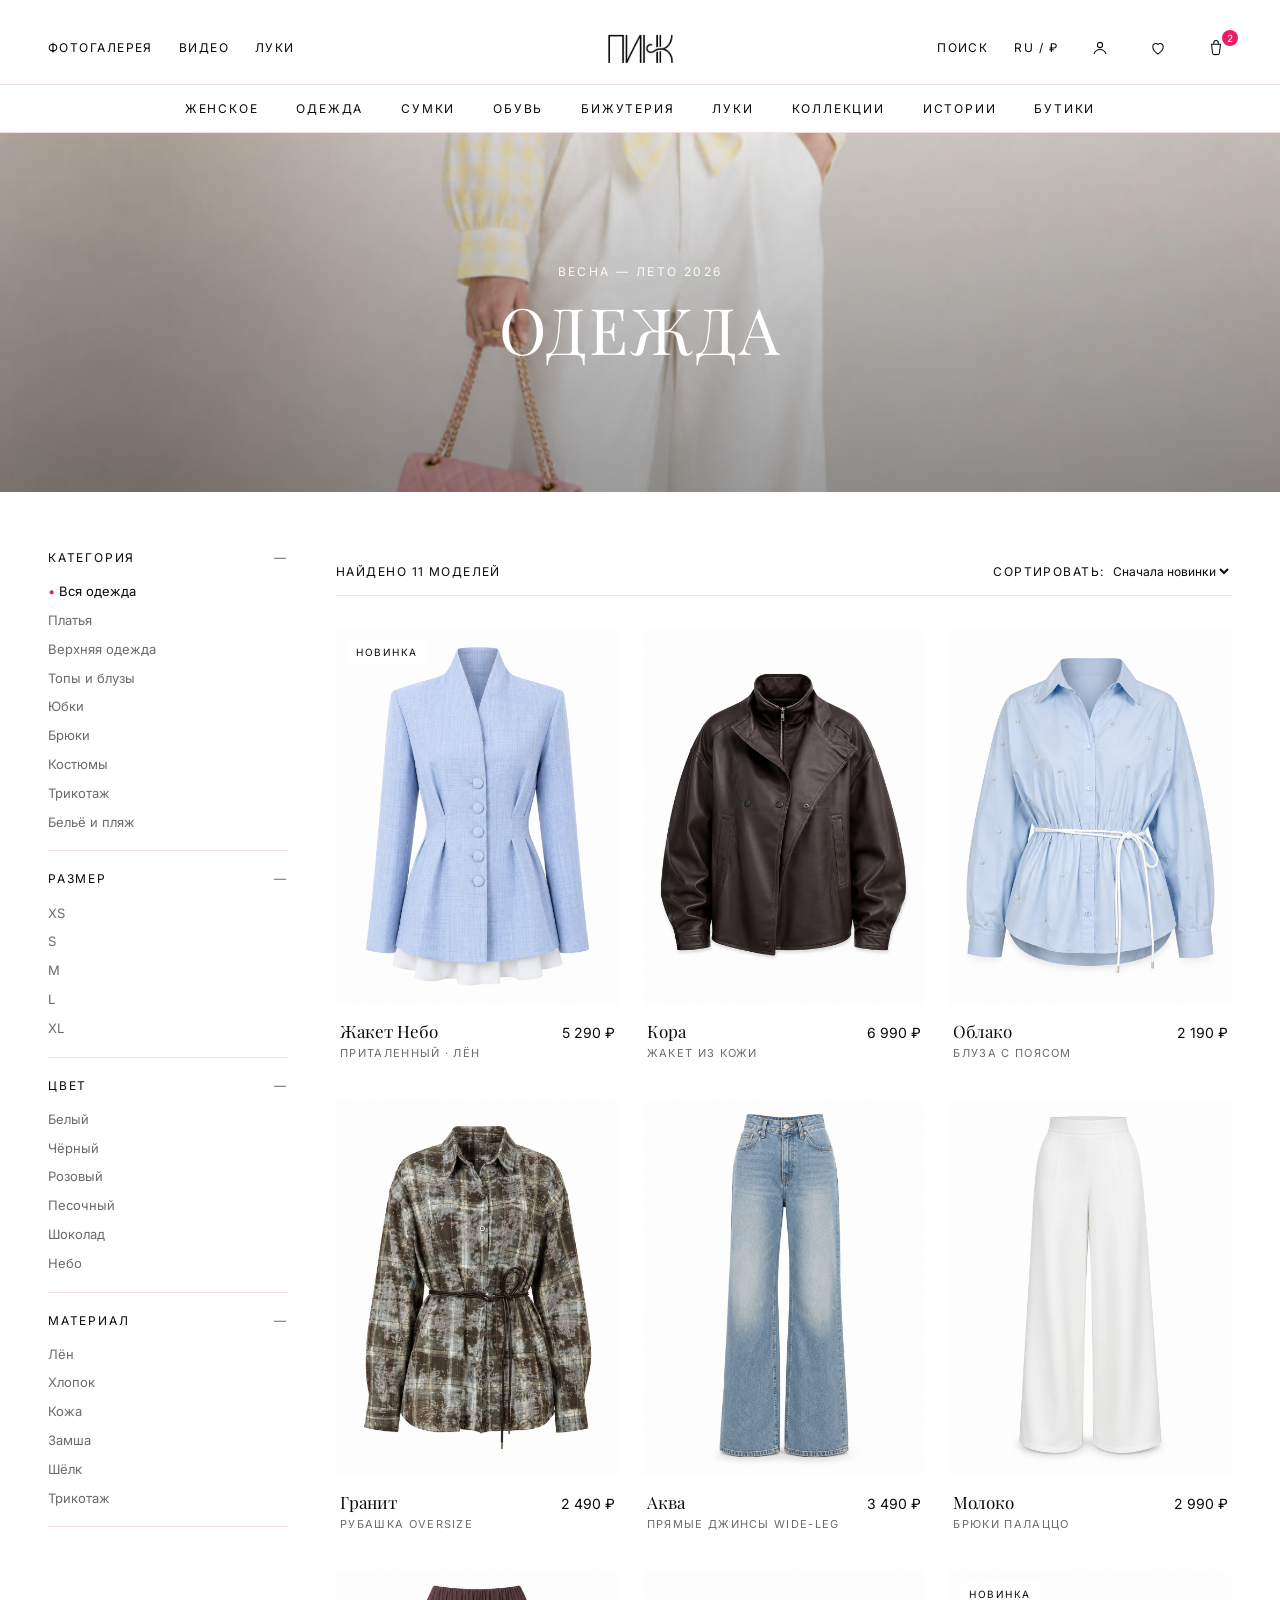
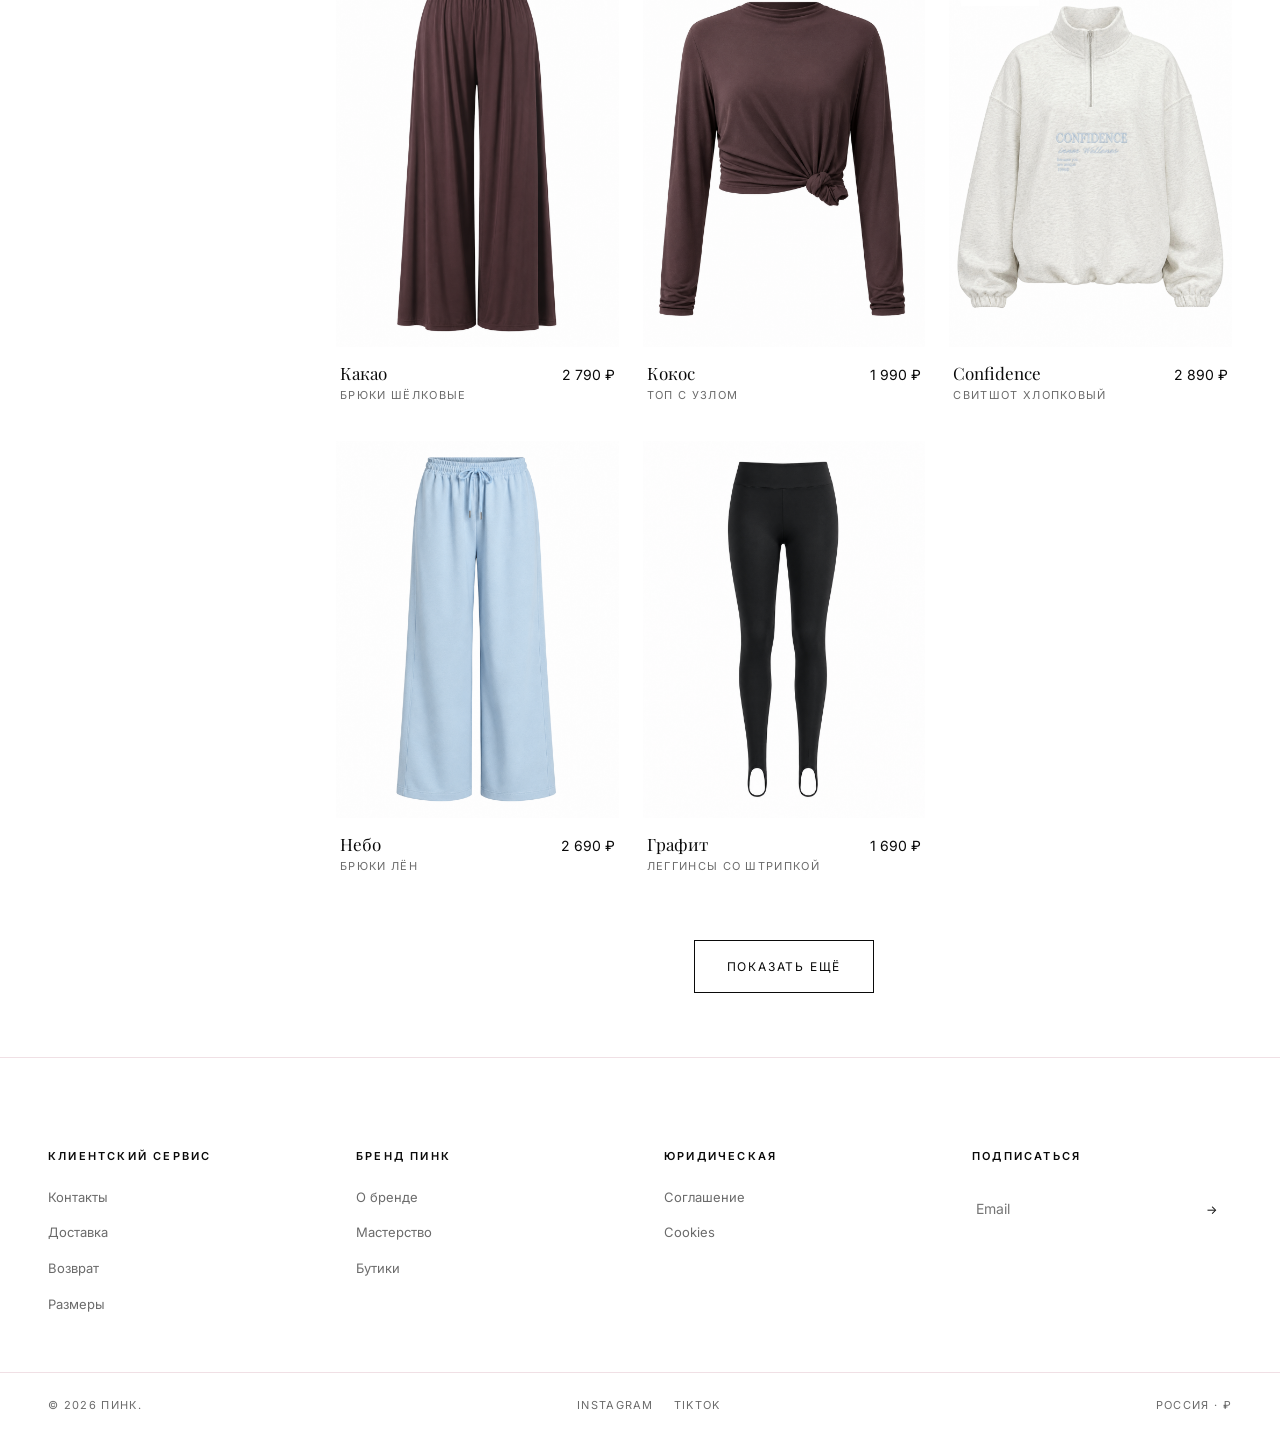
<file: pages/clothing.html>
<!doctype html>
<html lang="ru">
<head>
<meta charset="utf-8">
<meta name="viewport" content="width=device-width,initial-scale=1">
<title>Одежда — ПИНК</title>
<link rel="preconnect" href="https://fonts.googleapis.com">
<link rel="preconnect" href="https://fonts.gstatic.com" crossorigin>
<link rel="preload" as="style" href="https://fonts.googleapis.com/css2?family=Inter:wght@300;400;500;600&family=Playfair+Display:wght@400;500;600&display=swap" onload="this.onload=null;this.rel='stylesheet'"><noscript><link rel="stylesheet" href="https://fonts.googleapis.com/css2?family=Inter:wght@300;400;500;600&family=Playfair+Display:wght@400;500;600&display=swap"></noscript>
<link rel="stylesheet" href="../styles/main.css">
</head>
<body>

<header class="site-header is-solid">
  <div class="header-top">
    <div class="header-left">
      <button class="burger" aria-label="Меню" aria-expanded="false"><svg class="icon-burger" viewBox="0 0 24 24" fill="none" stroke="currentColor" stroke-width="1.4"><path d="M3 7h18M3 12h18M3 17h18"/></svg><svg class="icon-close" viewBox="0 0 24 24" fill="none" stroke="currentColor" stroke-width="1.6"><path d="M6 6l12 12M18 6L6 18"/></svg></button>
      <a class="header-link" href="photography.html">Фотогалерея</a>
      <a class="header-link" href="films.html">Видео</a>
      <a class="header-link" href="looks.html">Луки</a>
    </div>
    <a class="logo" href="../index.html" aria-label="ПИНК"><img src="../assets/logo.png" alt="ПИНК"></a>
    <div class="header-right">
      <a class="header-link" href="#">Поиск</a>
      <a class="header-link" href="#">RU / ₽</a>
      <a class="icon-btn" href="#" aria-label="Аккаунт"><svg viewBox="0 0 24 24" fill="none" stroke="currentColor" stroke-width="1.4"><circle cx="12" cy="8" r="3.5"/><path d="M4 20c1.5-4 5-6 8-6s6.5 2 8 6"/></svg></a>
      <a class="icon-btn" href="#" aria-label="Избранное"><svg viewBox="0 0 24 24" fill="none" stroke="currentColor" stroke-width="1.4"><path d="M12 20s-7-4.5-7-10a4 4 0 017-2.7A4 4 0 0119 10c0 5.5-7 10-7 10z"/></svg></a>
      <a class="icon-btn" href="#" aria-label="Корзина"><svg viewBox="0 0 24 24" fill="none" stroke="currentColor" stroke-width="1.4"><path d="M6 7h12l-1.5 12a2 2 0 01-2 1.8H9.5a2 2 0 01-2-1.8L6 7zM9 7V5a3 3 0 016 0v2"/></svg><span class="cart-count">2</span></a>
    </div>
  </div>
  <nav class="main-nav">
    <ul>
      <li><a href="clothing.html">Женское</a></li>
      <li><a href="clothing.html">Одежда</a></li>
      <li><a href="bags.html">Сумки</a></li>
      <li><a href="shoes.html">Обувь</a></li>
      <li><a href="jewelry.html">Бижутерия</a></li>
      <li><a href="looks.html">Луки</a></li>
      <li><a href="#">Коллекции</a></li>
      <li><a href="#">Истории</a></li>
      <li><a href="#">Бутики</a></li>
    </ul>
  </nav>
</header>

<section class="page-head">
  <img class="page-head__bg" src="../photo_2026-05-16_17-27-43.jpg" alt="">
  <div class="page-head__overlay"></div>
  <div class="page-head__content">
    <div class="page-head__eyebrow">Весна — Лето 2026</div>
    <h1 class="page-head__title">Одежда</h1>
  </div>
</section>

<section class="container">
  <div class="catalog">
    <aside class="filters">
      <div class="filters__group">
        <h4>Категория</h4>
        <ul>
          <li class="is-active">Вся одежда</li>
          <li>Платья</li>
          <li>Верхняя одежда</li>
          <li>Топы и блузы</li>
          <li>Юбки</li>
          <li>Брюки</li>
          <li>Костюмы</li>
          <li>Трикотаж</li>
          <li>Бельё и пляж</li>
        </ul>
      </div>
      <div class="filters__group">
        <h4>Размер</h4>
        <ul>
          <li>XS</li><li>S</li><li>M</li><li>L</li><li>XL</li>
        </ul>
      </div>
      <div class="filters__group">
        <h4>Цвет</h4>
        <ul>
          <li>Белый</li>
          <li>Чёрный</li>
          <li>Розовый</li>
          <li>Песочный</li>
          <li>Шоколад</li>
          <li>Небо</li>
        </ul>
      </div>
      <div class="filters__group">
        <h4>Материал</h4>
        <ul>
          <li>Лён</li>
          <li>Хлопок</li>
          <li>Кожа</li>
          <li>Замша</li>
          <li>Шёлк</li>
          <li>Трикотаж</li>
        </ul>
      </div>
    </aside>

    <div>
      <div class="sort-bar">
        <div>Найдено 11 моделей</div>
        <label>Сортировать: <select><option>Сначала новинки</option><option>Цена ↑</option><option>Цена ↓</option></select></label>
      </div>

      <div class="product-grid">
        <a class="product-card reveal" href="product.html">
          <div class="product-card__images">
            <img class="product-card__img product-card__img--primary" src="../assets/studio-products/fashion-17.png" alt="Жакет Небо">
            <img class="product-card__img product-card__img--secondary" src="../assets/studio-products/fashion-16.png" alt="Жакет Небо с брюками">
            <button class="product-card__fav" aria-label="В избранное"><svg viewBox="0 0 24 24" fill="none" stroke="currentColor" stroke-width="1.6"><path d="M12 20s-7-4.5-7-10a4 4 0 017-2.7A4 4 0 0119 10c0 5.5-7 10-7 10z"/></svg></button>
            <span class="product-card__tag">Новинка</span>
          </div>
          <div class="product-card__info">
            <div><div class="product-card__name">Жакет Небо</div><div class="product-card__category">Приталенный · лён</div></div>
            <div class="product-card__price">5 290 ₽</div>
          </div>
        </a>
        <a class="product-card reveal" href="product.html">
          <div class="product-card__images">
            <img class="product-card__img product-card__img--primary" src="../assets/studio-products/fashion-03.png" alt="Жакет Кора">
            <img class="product-card__img product-card__img--secondary" src="../photo_2026-05-16_17-27-02.jpg" alt="Жакет Кора на модели">
            <button class="product-card__fav" aria-label="В избранное"><svg viewBox="0 0 24 24" fill="none" stroke="currentColor" stroke-width="1.6"><path d="M12 20s-7-4.5-7-10a4 4 0 017-2.7A4 4 0 0119 10c0 5.5-7 10-7 10z"/></svg></button>
          </div>
          <div class="product-card__info">
            <div><div class="product-card__name">Кора</div><div class="product-card__category">Жакет из кожи</div></div>
            <div class="product-card__price">6 990 ₽</div>
          </div>
        </a>
        <a class="product-card reveal" href="product.html">
          <div class="product-card__images">
            <img class="product-card__img product-card__img--primary" src="../assets/studio-products/fashion-06.png" alt="Блуза Облако">
            <img class="product-card__img product-card__img--secondary" src="../assets/studio-products/fashion-05.png" alt="Блуза Облако с брюками">
            <button class="product-card__fav" aria-label="В избранное"><svg viewBox="0 0 24 24" fill="none" stroke="currentColor" stroke-width="1.6"><path d="M12 20s-7-4.5-7-10a4 4 0 017-2.7A4 4 0 0119 10c0 5.5-7 10-7 10z"/></svg></button>
          </div>
          <div class="product-card__info">
            <div><div class="product-card__name">Облако</div><div class="product-card__category">Блуза с поясом</div></div>
            <div class="product-card__price">2 190 ₽</div>
          </div>
        </a>
        <a class="product-card reveal" href="product.html">
          <div class="product-card__images">
            <img class="product-card__img product-card__img--primary" src="../assets/studio-products/fashion-09.png" alt="Рубашка Гранит">
            <img class="product-card__img product-card__img--secondary" src="../assets/studio-products/fashion-03.png" alt="Рубашка Гранит — деталь">
            <button class="product-card__fav" aria-label="В избранное"><svg viewBox="0 0 24 24" fill="none" stroke="currentColor" stroke-width="1.6"><path d="M12 20s-7-4.5-7-10a4 4 0 017-2.7A4 4 0 0119 10c0 5.5-7 10-7 10z"/></svg></button>
          </div>
          <div class="product-card__info">
            <div><div class="product-card__name">Гранит</div><div class="product-card__category">Рубашка oversize</div></div>
            <div class="product-card__price">2 490 ₽</div>
          </div>
        </a>
        <a class="product-card reveal" href="product.html">
          <div class="product-card__images">
            <img class="product-card__img product-card__img--primary" src="../assets/studio-products/fashion-02.png" alt="Джинсы Аква">
            <img class="product-card__img product-card__img--secondary" src="../photo_2026-05-16_17-27-02.jpg" alt="Джинсы Аква на модели">
            <button class="product-card__fav" aria-label="В избранное"><svg viewBox="0 0 24 24" fill="none" stroke="currentColor" stroke-width="1.6"><path d="M12 20s-7-4.5-7-10a4 4 0 017-2.7A4 4 0 0119 10c0 5.5-7 10-7 10z"/></svg></button>
          </div>
          <div class="product-card__info">
            <div><div class="product-card__name">Аква</div><div class="product-card__category">Прямые джинсы wide-leg</div></div>
            <div class="product-card__price">3 490 ₽</div>
          </div>
        </a>
        <a class="product-card reveal" href="product.html">
          <div class="product-card__images">
            <img class="product-card__img product-card__img--primary" src="../assets/studio-products/fashion-05.png" alt="Брюки Молоко">
            <img class="product-card__img product-card__img--secondary" src="../assets/studio-products/fashion-13.png" alt="Брюки — фрагмент">
            <button class="product-card__fav" aria-label="В избранное"><svg viewBox="0 0 24 24" fill="none" stroke="currentColor" stroke-width="1.6"><path d="M12 20s-7-4.5-7-10a4 4 0 017-2.7A4 4 0 0119 10c0 5.5-7 10-7 10z"/></svg></button>
          </div>
          <div class="product-card__info">
            <div><div class="product-card__name">Молоко</div><div class="product-card__category">Брюки палаццо</div></div>
            <div class="product-card__price">2 990 ₽</div>
          </div>
        </a>
        <a class="product-card reveal" href="product.html">
          <div class="product-card__images">
            <img class="product-card__img product-card__img--primary" src="../assets/studio-products/fashion-13.png" alt="Брюки Какао">
            <img class="product-card__img product-card__img--secondary" src="../assets/studio-products/fashion-12.png" alt="Какао комплект">
            <button class="product-card__fav" aria-label="В избранное"><svg viewBox="0 0 24 24" fill="none" stroke="currentColor" stroke-width="1.6"><path d="M12 20s-7-4.5-7-10a4 4 0 017-2.7A4 4 0 0119 10c0 5.5-7 10-7 10z"/></svg></button>
          </div>
          <div class="product-card__info">
            <div><div class="product-card__name">Какао</div><div class="product-card__category">Брюки шёлковые</div></div>
            <div class="product-card__price">2 790 ₽</div>
          </div>
        </a>
        <a class="product-card reveal" href="product.html">
          <div class="product-card__images">
            <img class="product-card__img product-card__img--primary" src="../assets/studio-products/fashion-12.png" alt="Топ Кокос">
            <img class="product-card__img product-card__img--secondary" src="../assets/studio-products/fashion-13.png" alt="Топ Кокос с брюками">
            <button class="product-card__fav" aria-label="В избранное"><svg viewBox="0 0 24 24" fill="none" stroke="currentColor" stroke-width="1.6"><path d="M12 20s-7-4.5-7-10a4 4 0 017-2.7A4 4 0 0119 10c0 5.5-7 10-7 10z"/></svg></button>
          </div>
          <div class="product-card__info">
            <div><div class="product-card__name">Кокос</div><div class="product-card__category">Топ с узлом</div></div>
            <div class="product-card__price">1 990 ₽</div>
          </div>
        </a>
        <a class="product-card reveal" href="product.html">
          <div class="product-card__images">
            <img class="product-card__img product-card__img--primary" src="../assets/studio-products/fashion-15.png" alt="Свитшот Confidence">
            <img class="product-card__img product-card__img--secondary" src="../assets/studio-products/fashion-11.png" alt="Леггинсы">
            <button class="product-card__fav" aria-label="В избранное"><svg viewBox="0 0 24 24" fill="none" stroke="currentColor" stroke-width="1.6"><path d="M12 20s-7-4.5-7-10a4 4 0 017-2.7A4 4 0 0119 10c0 5.5-7 10-7 10z"/></svg></button>
            <span class="product-card__tag">Новинка</span>
          </div>
          <div class="product-card__info">
            <div><div class="product-card__name">Confidence</div><div class="product-card__category">Свитшот хлопковый</div></div>
            <div class="product-card__price">2 890 ₽</div>
          </div>
        </a>
        <a class="product-card reveal" href="product.html">
          <div class="product-card__images">
            <img class="product-card__img product-card__img--primary" src="../assets/studio-products/fashion-16.png" alt="Брюки Небо">
            <img class="product-card__img product-card__img--secondary" src="../assets/studio-products/fashion-17.png" alt="Образ Небо">
            <button class="product-card__fav" aria-label="В избранное"><svg viewBox="0 0 24 24" fill="none" stroke="currentColor" stroke-width="1.6"><path d="M12 20s-7-4.5-7-10a4 4 0 017-2.7A4 4 0 0119 10c0 5.5-7 10-7 10z"/></svg></button>
          </div>
          <div class="product-card__info">
            <div><div class="product-card__name">Небо</div><div class="product-card__category">Брюки лён</div></div>
            <div class="product-card__price">2 690 ₽</div>
          </div>
        </a>
        <a class="product-card reveal" href="product.html">
          <div class="product-card__images">
            <img class="product-card__img product-card__img--primary" src="../assets/studio-products/fashion-11.png" alt="Леггинсы Графит">
            <img class="product-card__img product-card__img--secondary" src="../assets/studio-products/fashion-12.png" alt="Леггинсы — образ">
            <button class="product-card__fav" aria-label="В избранное"><svg viewBox="0 0 24 24" fill="none" stroke="currentColor" stroke-width="1.6"><path d="M12 20s-7-4.5-7-10a4 4 0 017-2.7A4 4 0 0119 10c0 5.5-7 10-7 10z"/></svg></button>
          </div>
          <div class="product-card__info">
            <div><div class="product-card__name">Графит</div><div class="product-card__category">Леггинсы со штрипкой</div></div>
            <div class="product-card__price">1 690 ₽</div>
          </div>
        </a>
      </div>

      <div style="text-align:center; padding: 64px 0;"><button class="btn">Показать ещё</button></div>
    </div>
  </div>
</section>

<footer class="site-footer">
  <div class="container">
    <div class="footer-col"><h5>Клиентский сервис</h5><ul><li><a href="#">Контакты</a></li><li><a href="#">Доставка</a></li><li><a href="#">Возврат</a></li><li><a href="#">Размеры</a></li></ul></div>
    <div class="footer-col"><h5>Бренд ПИНК</h5><ul><li><a href="#">О бренде</a></li><li><a href="#">Мастерство</a></li><li><a href="#">Бутики</a></li></ul></div>
    <div class="footer-col"><h5>Юридическая</h5><ul><li><a href="#">Соглашение</a></li><li><a href="#">Cookies</a></li></ul></div>
    <div class="footer-col"><h5>Подписаться</h5><form class="newsletter" style="padding:0; background:transparent; text-align:left;"><input type="email" placeholder="Email"><button type="submit">→</button></form></div>
  </div>
  <div class="footer-bottom"><div>© 2026 ПИНК.</div><div class="socials"><a href="#">Instagram</a><a href="#">TikTok</a></div><div>Россия · ₽</div></div>
</footer>

<script src="../scripts/main.js"></script>
</body>
</html>
</file>
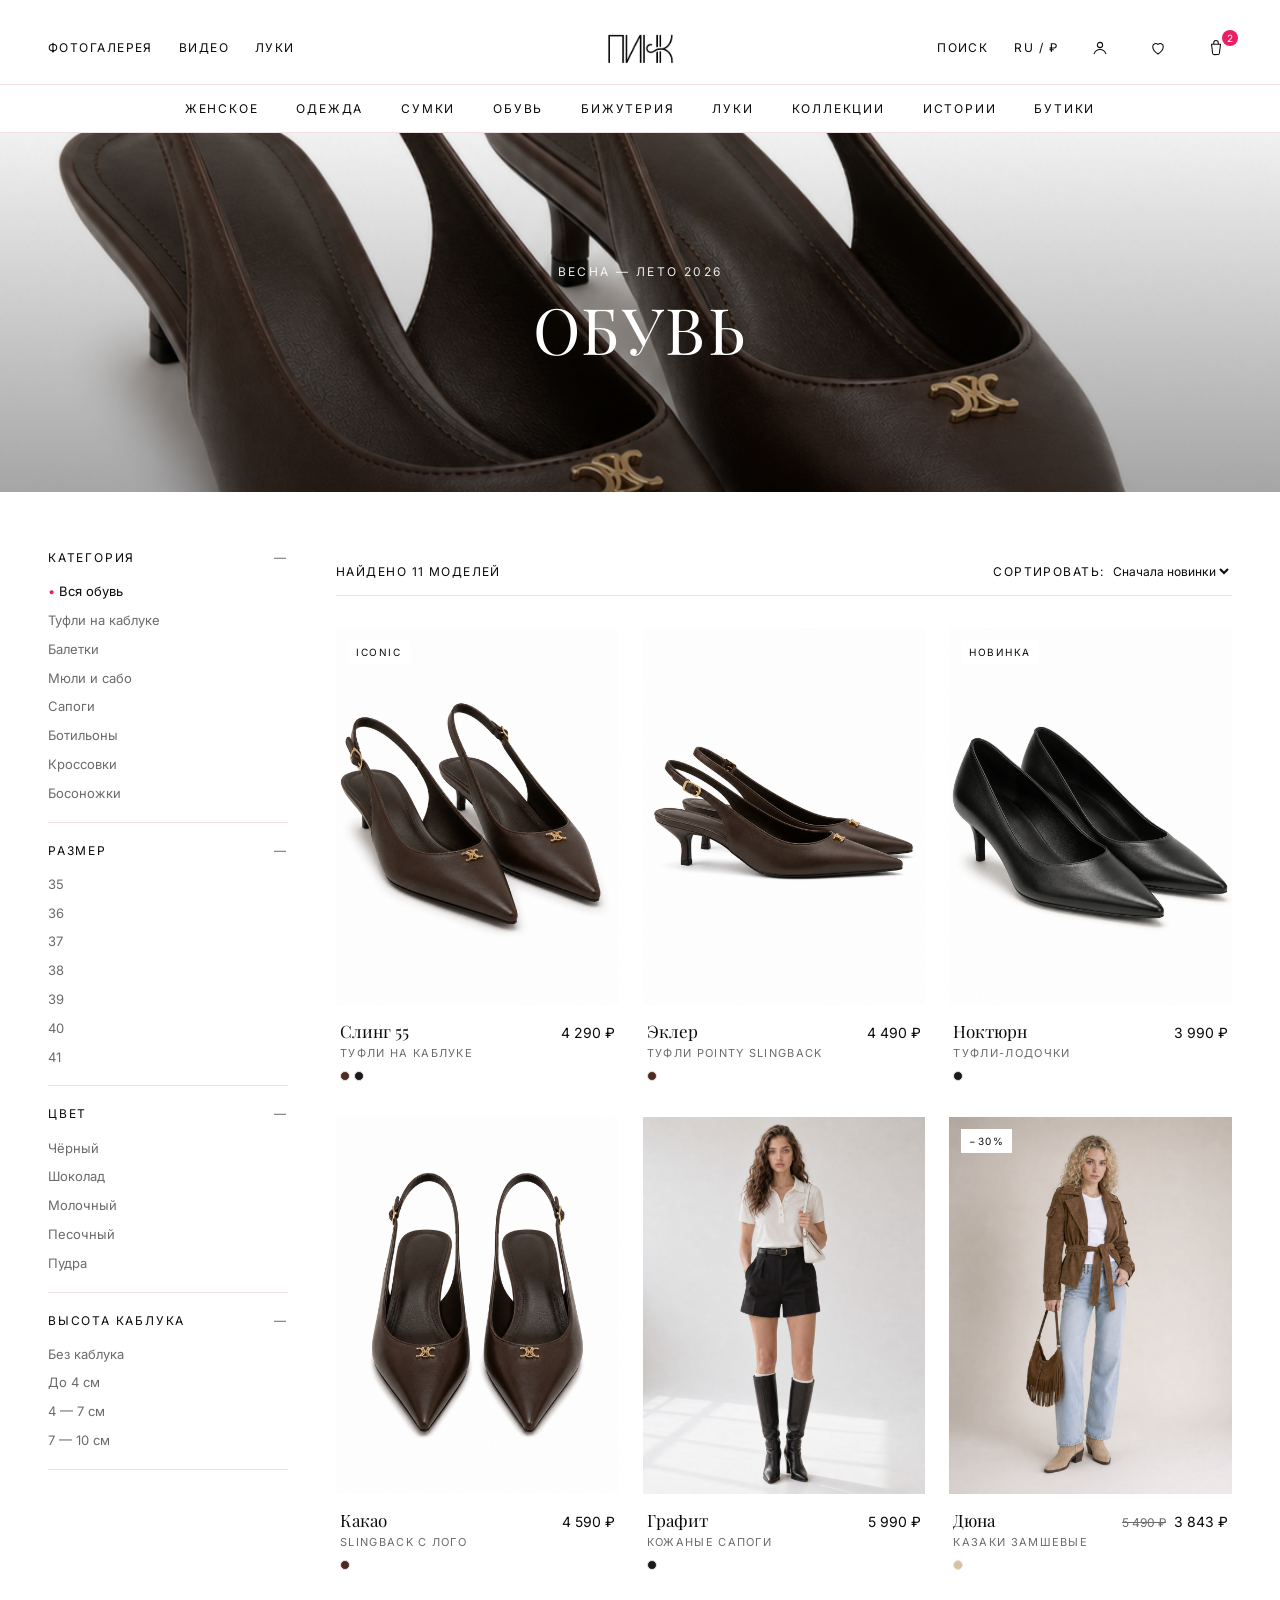
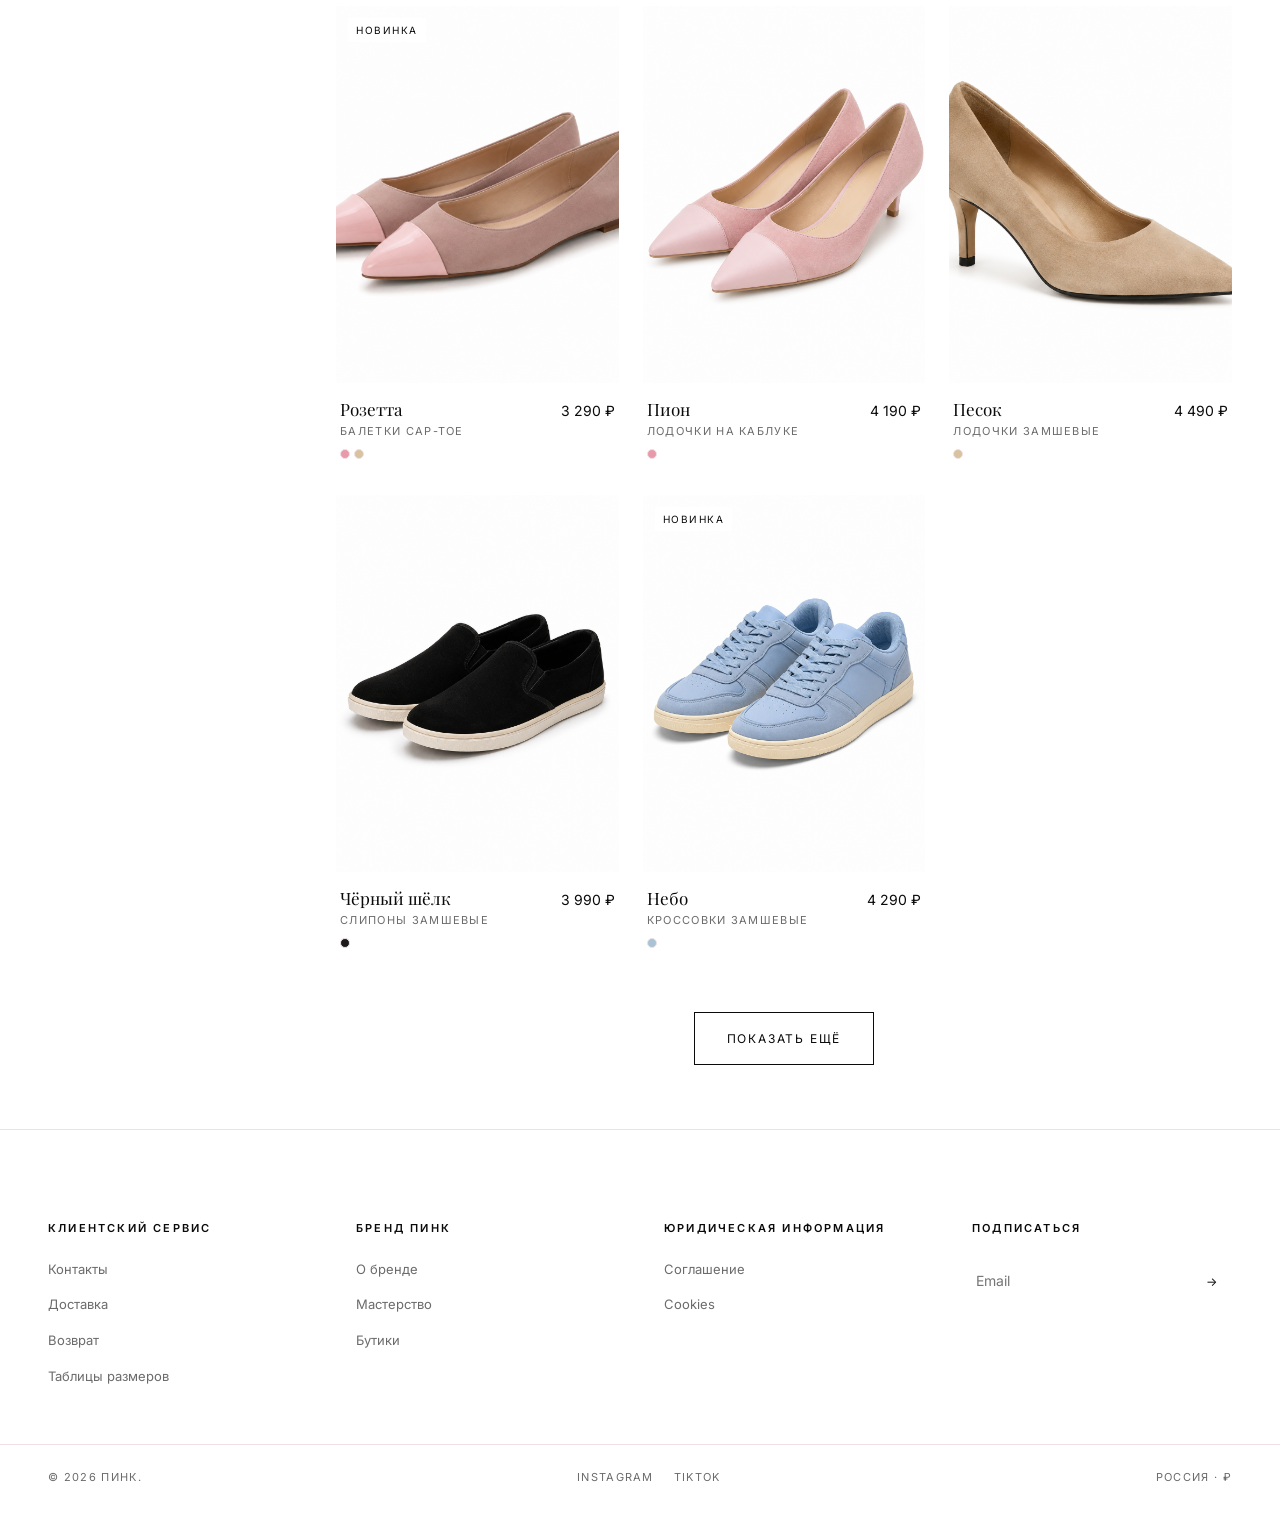
<file: pages/shoes.html>
<!doctype html>
<html lang="ru">
<head>
<meta charset="utf-8">
<meta name="viewport" content="width=device-width,initial-scale=1">
<title>Обувь — ПИНК</title>
<link rel="preconnect" href="https://fonts.googleapis.com">
<link rel="preconnect" href="https://fonts.gstatic.com" crossorigin>
<link rel="preload" as="style" href="https://fonts.googleapis.com/css2?family=Inter:wght@300;400;500;600&family=Playfair+Display:wght@400;500;600&display=swap" onload="this.onload=null;this.rel='stylesheet'"><noscript><link rel="stylesheet" href="https://fonts.googleapis.com/css2?family=Inter:wght@300;400;500;600&family=Playfair+Display:wght@400;500;600&display=swap"></noscript>
<link rel="stylesheet" href="../styles/main.css">
</head>
<body>

<header class="site-header is-solid">
  <div class="header-top">
    <div class="header-left">
      <button class="burger" aria-label="Меню" aria-expanded="false"><svg class="icon-burger" viewBox="0 0 24 24" fill="none" stroke="currentColor" stroke-width="1.4"><path d="M3 7h18M3 12h18M3 17h18"/></svg><svg class="icon-close" viewBox="0 0 24 24" fill="none" stroke="currentColor" stroke-width="1.6"><path d="M6 6l12 12M18 6L6 18"/></svg></button>
      <a class="header-link" href="photography.html">Фотогалерея</a>
      <a class="header-link" href="films.html">Видео</a>
      <a class="header-link" href="looks.html">Луки</a>
    </div>
    <a class="logo" href="../index.html" aria-label="ПИНК"><img src="../assets/logo.png" alt="ПИНК"></a>
    <div class="header-right">
      <a class="header-link" href="#">Поиск</a>
      <a class="header-link" href="#">RU / ₽</a>
      <a class="icon-btn" href="#" aria-label="Аккаунт"><svg viewBox="0 0 24 24" fill="none" stroke="currentColor" stroke-width="1.4"><circle cx="12" cy="8" r="3.5"/><path d="M4 20c1.5-4 5-6 8-6s6.5 2 8 6"/></svg></a>
      <a class="icon-btn" href="#" aria-label="Избранное"><svg viewBox="0 0 24 24" fill="none" stroke="currentColor" stroke-width="1.4"><path d="M12 20s-7-4.5-7-10a4 4 0 017-2.7A4 4 0 0119 10c0 5.5-7 10-7 10z"/></svg></a>
      <a class="icon-btn" href="#" aria-label="Корзина"><svg viewBox="0 0 24 24" fill="none" stroke="currentColor" stroke-width="1.4"><path d="M6 7h12l-1.5 12a2 2 0 01-2 1.8H9.5a2 2 0 01-2-1.8L6 7zM9 7V5a3 3 0 016 0v2"/></svg><span class="cart-count">2</span></a>
    </div>
  </div>
  <nav class="main-nav">
    <ul>
      <li><a href="clothing.html">Женское</a></li>
      <li><a href="clothing.html">Одежда</a></li>
      <li><a href="bags.html">Сумки</a></li>
      <li><a href="shoes.html">Обувь</a></li>
      <li><a href="jewelry.html">Бижутерия</a></li>
      <li><a href="looks.html">Луки</a></li>
      <li><a href="#">Коллекции</a></li>
      <li><a href="#">Истории</a></li>
      <li><a href="#">Бутики</a></li>
    </ul>
  </nav>
</header>

<section class="page-head">
  <img class="page-head__bg" src="../assets/studio-products/fashion-07.png" alt="">
  <div class="page-head__overlay"></div>
  <div class="page-head__content">
    <div class="page-head__eyebrow">Весна — Лето 2026</div>
    <h1 class="page-head__title">Обувь</h1>
  </div>
</section>

<section class="container">
  <div class="catalog">
    <aside class="filters">
      <div class="filters__group">
        <h4>Категория</h4>
        <ul>
          <li class="is-active">Вся обувь</li>
          <li>Туфли на каблуке</li>
          <li>Балетки</li>
          <li>Мюли и сабо</li>
          <li>Сапоги</li>
          <li>Ботильоны</li>
          <li>Кроссовки</li>
          <li>Босоножки</li>
        </ul>
      </div>
      <div class="filters__group">
        <h4>Размер</h4>
        <ul>
          <li>35</li><li>36</li><li>37</li><li>38</li><li>39</li><li>40</li><li>41</li>
        </ul>
      </div>
      <div class="filters__group">
        <h4>Цвет</h4>
        <ul>
          <li>Чёрный</li>
          <li>Шоколад</li>
          <li>Молочный</li>
          <li>Песочный</li>
          <li>Пудра</li>
        </ul>
      </div>
      <div class="filters__group">
        <h4>Высота каблука</h4>
        <ul>
          <li>Без каблука</li>
          <li>До 4 см</li>
          <li>4 — 7 см</li>
          <li>7 — 10 см</li>
        </ul>
      </div>
    </aside>

    <div>
      <div class="sort-bar">
        <div>Найдено 11 моделей</div>
        <label>Сортировать: <select><option>Сначала новинки</option><option>Цена ↑</option><option>Цена ↓</option></select></label>
      </div>

      <div class="product-grid">
        <a class="product-card reveal" href="product.html">
          <div class="product-card__images">
            <img class="product-card__img product-card__img--primary" src="../assets/studio-products/fashion-07.png" alt="Туфли Слинг шоколад">
            <img class="product-card__img product-card__img--secondary" src="../assets/studio-products/fashion-10.png" alt="Туфли Слинг сверху">
            <button class="product-card__fav" aria-label="В избранное"><svg viewBox="0 0 24 24" fill="none" stroke="currentColor" stroke-width="1.6"><path d="M12 20s-7-4.5-7-10a4 4 0 017-2.7A4 4 0 0119 10c0 5.5-7 10-7 10z"/></svg></button>
            <span class="product-card__tag">Iconic</span>
          </div>
          <div class="product-card__info">
            <div>
              <div class="product-card__name">Слинг 55</div>
              <div class="product-card__category">Туфли на каблуке</div>
              <div class="product-card__swatches"><span class="product-card__swatch" style="background:#4A2C20"></span><span class="product-card__swatch" style="background:#1a1a1a"></span></div>
            </div>
            <div class="product-card__price">4 290 ₽</div>
          </div>
        </a>
        <a class="product-card reveal" href="product.html">
          <div class="product-card__images">
            <img class="product-card__img product-card__img--primary" src="../assets/studio-products/fashion-08.png" alt="Туфли Эклер">
            <img class="product-card__img product-card__img--secondary" src="../assets/studio-products/fashion-10.png" alt="Туфли Эклер — деталь">
            <button class="product-card__fav" aria-label="В избранное"><svg viewBox="0 0 24 24" fill="none" stroke="currentColor" stroke-width="1.6"><path d="M12 20s-7-4.5-7-10a4 4 0 017-2.7A4 4 0 0119 10c0 5.5-7 10-7 10z"/></svg></button>
          </div>
          <div class="product-card__info">
            <div>
              <div class="product-card__name">Эклер</div>
              <div class="product-card__category">Туфли pointy slingback</div>
              <div class="product-card__swatches"><span class="product-card__swatch" style="background:#4A2C20"></span></div>
            </div>
            <div class="product-card__price">4 490 ₽</div>
          </div>
        </a>
        <a class="product-card reveal" href="product.html">
          <div class="product-card__images">
            <img class="product-card__img product-card__img--primary" src="../assets/studio-products/fashion-01.png" alt="Туфли Ноктюрн">
            <img class="product-card__img product-card__img--secondary" src="../photo_2026-05-16_17-30-58.jpg" alt="Туфли на модели">
            <button class="product-card__fav" aria-label="В избранное"><svg viewBox="0 0 24 24" fill="none" stroke="currentColor" stroke-width="1.6"><path d="M12 20s-7-4.5-7-10a4 4 0 017-2.7A4 4 0 0119 10c0 5.5-7 10-7 10z"/></svg></button>
            <span class="product-card__tag">Новинка</span>
          </div>
          <div class="product-card__info">
            <div>
              <div class="product-card__name">Ноктюрн</div>
              <div class="product-card__category">Туфли-лодочки</div>
              <div class="product-card__swatches"><span class="product-card__swatch" style="background:#1a1a1a"></span></div>
            </div>
            <div class="product-card__price">3 990 ₽</div>
          </div>
        </a>
        <a class="product-card reveal" href="product.html">
          <div class="product-card__images">
            <img class="product-card__img product-card__img--primary" src="../assets/studio-products/fashion-10.png" alt="Туфли Какао сверху">
            <img class="product-card__img product-card__img--secondary" src="../assets/studio-products/fashion-08.png" alt="Туфли Какао сбоку">
            <button class="product-card__fav" aria-label="В избранное"><svg viewBox="0 0 24 24" fill="none" stroke="currentColor" stroke-width="1.6"><path d="M12 20s-7-4.5-7-10a4 4 0 017-2.7A4 4 0 0119 10c0 5.5-7 10-7 10z"/></svg></button>
          </div>
          <div class="product-card__info">
            <div>
              <div class="product-card__name">Какао</div>
              <div class="product-card__category">Slingback с лого</div>
              <div class="product-card__swatches"><span class="product-card__swatch" style="background:#4A2C20"></span></div>
            </div>
            <div class="product-card__price">4 590 ₽</div>
          </div>
        </a>
        <a class="product-card reveal" href="product.html">
          <div class="product-card__images">
            <img class="product-card__img product-card__img--primary" src="../photo_2026-05-16_17-33-13.jpg" alt="Сапоги Графит на модели">
            <img class="product-card__img product-card__img--secondary" src="../assets/studio-products/fashion-01.png" alt="Сапоги Графит — фрагмент">
            <button class="product-card__fav" aria-label="В избранное"><svg viewBox="0 0 24 24" fill="none" stroke="currentColor" stroke-width="1.6"><path d="M12 20s-7-4.5-7-10a4 4 0 017-2.7A4 4 0 0119 10c0 5.5-7 10-7 10z"/></svg></button>
          </div>
          <div class="product-card__info">
            <div>
              <div class="product-card__name">Графит</div>
              <div class="product-card__category">Кожаные сапоги</div>
              <div class="product-card__swatches"><span class="product-card__swatch" style="background:#1a1a1a"></span></div>
            </div>
            <div class="product-card__price">5 990 ₽</div>
          </div>
        </a>
        <a class="product-card reveal" href="product.html">
          <div class="product-card__images">
            <img class="product-card__img product-card__img--primary" src="../photo_2026-05-16_17-27-02.jpg" alt="Казаки Дюна на модели">
            <img class="product-card__img product-card__img--secondary" src="../assets/studio-products/fashion-08.png" alt="Казаки Дюна — деталь">
            <button class="product-card__fav" aria-label="В избранное"><svg viewBox="0 0 24 24" fill="none" stroke="currentColor" stroke-width="1.6"><path d="M12 20s-7-4.5-7-10a4 4 0 017-2.7A4 4 0 0119 10c0 5.5-7 10-7 10z"/></svg></button>
            <span class="product-card__tag">−30%</span>
          </div>
          <div class="product-card__info">
            <div>
              <div class="product-card__name">Дюна</div>
              <div class="product-card__category">Казаки замшевые</div>
              <div class="product-card__swatches"><span class="product-card__swatch" style="background:#D9C2A0"></span></div>
            </div>
            <div class="product-card__price"><del>5 490 ₽</del>3 843 ₽</div>
          </div>
        </a>

        <!-- 7 — розовые балетки -->
        <a class="product-card reveal" href="product.html">
          <div class="product-card__images">
            <img class="product-card__img product-card__img--primary" src="../assets/studio-products/0057641c-0a07-4e84-ae37-06398efba42c.png" alt="Балетки Розетта">
            <img class="product-card__img product-card__img--secondary" src="../assets/studio-products/676f7630-a0fc-4dd3-8976-a858a010de5e.png" alt="Розетта — ракурс">
            <button class="product-card__fav" aria-label="В избранное"><svg viewBox="0 0 24 24" fill="none" stroke="currentColor" stroke-width="1.6"><path d="M12 20s-7-4.5-7-10a4 4 0 017-2.7A4 4 0 0119 10c0 5.5-7 10-7 10z"/></svg></button>
            <span class="product-card__tag">Новинка</span>
          </div>
          <div class="product-card__info">
            <div>
              <div class="product-card__name">Розетта</div>
              <div class="product-card__category">Балетки cap-toe</div>
              <div class="product-card__swatches"><span class="product-card__swatch" style="background:#E89AAB"></span><span class="product-card__swatch" style="background:#D9C2A0"></span></div>
            </div>
            <div class="product-card__price">3 290 ₽</div>
          </div>
        </a>

        <!-- 8 — розовые лодочки -->
        <a class="product-card reveal" href="product.html">
          <div class="product-card__images">
            <img class="product-card__img product-card__img--primary" src="../assets/studio-products/676f7630-a0fc-4dd3-8976-a858a010de5e.png" alt="Лодочки Пион пудровые">
            <img class="product-card__img product-card__img--secondary" src="../assets/studio-products/0057641c-0a07-4e84-ae37-06398efba42c.png" alt="Пион — деталь">
            <button class="product-card__fav" aria-label="В избранное"><svg viewBox="0 0 24 24" fill="none" stroke="currentColor" stroke-width="1.6"><path d="M12 20s-7-4.5-7-10a4 4 0 017-2.7A4 4 0 0119 10c0 5.5-7 10-7 10z"/></svg></button>
          </div>
          <div class="product-card__info">
            <div>
              <div class="product-card__name">Пион</div>
              <div class="product-card__category">Лодочки на каблуке</div>
              <div class="product-card__swatches"><span class="product-card__swatch" style="background:#E89AAB"></span></div>
            </div>
            <div class="product-card__price">4 190 ₽</div>
          </div>
        </a>

        <!-- 9 — бежевые замшевые лодочки -->
        <a class="product-card reveal" href="product.html">
          <div class="product-card__images">
            <img class="product-card__img product-card__img--primary" src="../assets/studio-products/4d622789-b10e-48de-8d03-9df570ac6929.png" alt="Лодочки Песок">
            <img class="product-card__img product-card__img--secondary" src="../assets/studio-products/fashion-07.png" alt="Песок — ракурс">
            <button class="product-card__fav" aria-label="В избранное"><svg viewBox="0 0 24 24" fill="none" stroke="currentColor" stroke-width="1.6"><path d="M12 20s-7-4.5-7-10a4 4 0 017-2.7A4 4 0 0119 10c0 5.5-7 10-7 10z"/></svg></button>
          </div>
          <div class="product-card__info">
            <div>
              <div class="product-card__name">Песок</div>
              <div class="product-card__category">Лодочки замшевые</div>
              <div class="product-card__swatches"><span class="product-card__swatch" style="background:#D9C2A0"></span></div>
            </div>
            <div class="product-card__price">4 490 ₽</div>
          </div>
        </a>

        <!-- 10 — чёрные слипоны -->
        <a class="product-card reveal" href="product.html">
          <div class="product-card__images">
            <img class="product-card__img product-card__img--primary" src="../assets/studio-products/084b0357-b1a2-4753-99c7-6199ec312cad.png" alt="Слипоны Чёрный шёлк">
            <img class="product-card__img product-card__img--secondary" src="../assets/studio-products/b7e9f2e0-484a-418f-bff8-f51e38ffda44.png" alt="Слипон — деталь">
            <button class="product-card__fav" aria-label="В избранное"><svg viewBox="0 0 24 24" fill="none" stroke="currentColor" stroke-width="1.6"><path d="M12 20s-7-4.5-7-10a4 4 0 017-2.7A4 4 0 0119 10c0 5.5-7 10-7 10z"/></svg></button>
          </div>
          <div class="product-card__info">
            <div>
              <div class="product-card__name">Чёрный шёлк</div>
              <div class="product-card__category">Слипоны замшевые</div>
              <div class="product-card__swatches"><span class="product-card__swatch" style="background:#1a1a1a"></span></div>
            </div>
            <div class="product-card__price">3 990 ₽</div>
          </div>
        </a>

        <!-- 11 — голубые кроссовки -->
        <a class="product-card reveal" href="product.html">
          <div class="product-card__images">
            <img class="product-card__img product-card__img--primary" src="../assets/studio-products/b7e9f2e0-484a-418f-bff8-f51e38ffda44.png" alt="Кроссовки Небо">
            <img class="product-card__img product-card__img--secondary" src="../assets/studio-products/084b0357-b1a2-4753-99c7-6199ec312cad.png" alt="Небо — деталь">
            <button class="product-card__fav" aria-label="В избранное"><svg viewBox="0 0 24 24" fill="none" stroke="currentColor" stroke-width="1.6"><path d="M12 20s-7-4.5-7-10a4 4 0 017-2.7A4 4 0 0119 10c0 5.5-7 10-7 10z"/></svg></button>
            <span class="product-card__tag">Новинка</span>
          </div>
          <div class="product-card__info">
            <div>
              <div class="product-card__name">Небо</div>
              <div class="product-card__category">Кроссовки замшевые</div>
              <div class="product-card__swatches"><span class="product-card__swatch" style="background:#A8C3D6"></span></div>
            </div>
            <div class="product-card__price">4 290 ₽</div>
          </div>
        </a>
      </div>

      <div style="text-align:center; padding: 64px 0;"><button class="btn">Показать ещё</button></div>
    </div>
  </div>
</section>

<footer class="site-footer">
  <div class="container">
    <div class="footer-col"><h5>Клиентский сервис</h5><ul><li><a href="#">Контакты</a></li><li><a href="#">Доставка</a></li><li><a href="#">Возврат</a></li><li><a href="#">Таблицы размеров</a></li></ul></div>
    <div class="footer-col"><h5>Бренд ПИНК</h5><ul><li><a href="#">О бренде</a></li><li><a href="#">Мастерство</a></li><li><a href="#">Бутики</a></li></ul></div>
    <div class="footer-col"><h5>Юридическая информация</h5><ul><li><a href="#">Соглашение</a></li><li><a href="#">Cookies</a></li></ul></div>
    <div class="footer-col"><h5>Подписаться</h5><form class="newsletter" style="padding:0; background:transparent; text-align:left;"><input type="email" placeholder="Email"><button type="submit">→</button></form></div>
  </div>
  <div class="footer-bottom"><div>© 2026 ПИНК.</div><div class="socials"><a href="#">Instagram</a><a href="#">TikTok</a></div><div>Россия · ₽</div></div>
</footer>

<script src="../scripts/main.js"></script>
</body>
</html>
</file>
<file: styles/main.css>
/* ============================================================
   ПИНК — Global Styles
   ============================================================ */

:root {
  --bg: #FFFFFF;
  --bg-soft: #FFF5F7;
  --pink-pastel: #FFD6E0;
  --pink-mid: #FF9EBB;
  --pink-deep: #E91E63;
  --pink-deep-2: #D81B60;
  --ink: #0A0A0A;
  --ink-soft: #6B6B6B;
  --line: #F0E0E5;

  --serif: "Playfair Display", "Bodoni 72", "Didot", "Times New Roman", serif;
  --sans: "Inter", "Helvetica Neue", "Neue Haas Grotesk", system-ui, -apple-system, Arial, sans-serif;

  --container: 1440px;
  --pad-x: 48px;
  --gap: 24px;
  --section-gap: 120px;

  --header-h: 132px;
  --ease: cubic-bezier(.22,.61,.36,1);
}

* { box-sizing: border-box; }

html, body { margin: 0; padding: 0; }

html { scroll-behavior: smooth; }

body {
  font-family: var(--sans);
  font-size: 16px;
  line-height: 1.6;
  color: var(--ink);
  background: var(--bg);
  -webkit-font-smoothing: antialiased;
  -moz-osx-font-smoothing: grayscale;
}

img, video { display: block; max-width: 100%; height: auto; }

a { color: inherit; text-decoration: none; }

button { font: inherit; cursor: pointer; border: 0; background: transparent; color: inherit; }

h1, h2, h3, h4 { margin: 0; font-weight: 400; letter-spacing: 0; }

h1 { font-family: var(--serif); font-size: clamp(40px, 6vw, 88px); line-height: 1.05; }
h2 { font-family: var(--serif); font-size: clamp(28px, 3.4vw, 52px); line-height: 1.1; }
h3 { font-family: var(--sans); font-size: 14px; letter-spacing: .12em; text-transform: uppercase; }
p  { margin: 0 0 1em 0; }

.uppercase { text-transform: uppercase; letter-spacing: .12em; font-size: 12px; }

.container {
  max-width: var(--container);
  margin: 0 auto;
  padding: 0 var(--pad-x);
}

/* ============================================================
   HEADER
   ============================================================ */

.site-header {
  position: fixed; top: 0; left: 0; right: 0;
  z-index: 100;
  background: transparent;
  transition: background 400ms var(--ease), color 400ms var(--ease), border-color 400ms var(--ease);
  color: #fff;
  border-bottom: 1px solid transparent;
}
.site-header.is-scrolled,
.site-header.is-solid {
  background: rgba(255,255,255,.96);
  color: var(--ink);
  border-bottom: 1px solid var(--line);
  backdrop-filter: saturate(180%) blur(10px);
  -webkit-backdrop-filter: saturate(180%) blur(10px);
}

.header-top {
  display: grid;
  grid-template-columns: 1fr auto 1fr;
  align-items: center;
  padding: 22px var(--pad-x) 10px;
}

.header-left, .header-right {
  display: flex;
  align-items: center;
  gap: 26px;
  font-size: 12px;
  text-transform: uppercase;
  letter-spacing: .12em;
}
.header-right { justify-content: flex-end; }

.header-left a:hover, .header-right a:hover { color: var(--pink-deep); }

/* Logo: transparent-bg PNG wordmark, colored via filter per header state.
   Black by default (works on white pages); over the hero video it gets
   inverted to white via filter. */
.logo {
  display: inline-flex;
  align-items: center;
  justify-content: center;
  line-height: 1;
}
.logo img {
  display: block;
  height: 52px;
  width: auto;
  transition: filter 350ms var(--ease), opacity 250ms var(--ease);
}
.logo:hover img { opacity: .7; }

/* Over the hero (transparent header before scroll): render logo in white
   with a soft shadow so it stays readable on any frame of the video */
.site-header:not(.is-scrolled):not(.is-solid) .logo img {
  filter:
    brightness(0) invert(1)
    drop-shadow(0 1px 2px rgba(0,0,0,.35))
    drop-shadow(0 4px 12px rgba(0,0,0,.25));
}

@media (max-width: 768px) {
  .logo img { height: 34px; }
}

.icon-btn {
  position: relative;
  display: inline-flex;
  align-items: center;
  justify-content: center;
  width: 32px; height: 32px;
}
.icon-btn svg { width: 18px; height: 18px; stroke: currentColor; fill: none; stroke-width: 1.4; }
.cart-count {
  position: absolute; top: -2px; right: -6px;
  background: var(--pink-deep); color: #fff;
  font-size: 10px; line-height: 1;
  padding: 3px 5px; border-radius: 999px;
  letter-spacing: 0;
}

.main-nav {
  border-top: 1px solid rgba(255,255,255,.18);
  transition: border-color 400ms var(--ease);
}
.site-header.is-scrolled .main-nav,
.site-header.is-solid .main-nav { border-top-color: var(--line); }

.main-nav ul {
  list-style: none; margin: 0; padding: 14px var(--pad-x);
  display: flex; justify-content: center; align-items: center;
  gap: 38px;
  font-size: 12px;
  letter-spacing: .15em;
  text-transform: uppercase;
}

.main-nav a { position: relative; padding: 4px 0; }
.main-nav a::after {
  content:""; position: absolute; left: 0; right: 100%; bottom: -4px;
  height: 1px; background: currentColor;
  transition: right 400ms var(--ease);
}
.main-nav a:hover { color: var(--pink-deep); }
.main-nav a:hover::after { right: 0; }

.burger { display: none; }

/* ============================================================
   BUTTONS
   ============================================================ */

.btn {
  display: inline-block;
  padding: 16px 32px;
  font-size: 12px;
  letter-spacing: .15em;
  text-transform: uppercase;
  border: 1px solid currentColor;
  background: transparent;
  color: var(--ink);
  position: relative;
  overflow: hidden;
  transition: color 350ms var(--ease);
}
.btn::before {
  content:""; position: absolute; inset: 0;
  background: var(--ink);
  transform: scaleX(0); transform-origin: left center;
  transition: transform 400ms var(--ease);
  z-index: -1;
}
.btn:hover { color: #fff; }
.btn:hover::before { transform: scaleX(1); }

.btn--light { color: #fff; border-color: #fff; }
.btn--light::before { background: #fff; }
.btn--light:hover { color: var(--ink); }

.btn--solid {
  color: #fff; border-color: var(--pink-deep); background: var(--pink-deep);
}
.btn--solid::before { background: var(--ink); }
.btn--solid:hover { color: #fff; border-color: var(--ink); }

.btn--block { display: block; width: 100%; text-align: center; }

.link-underline {
  display: inline-block; font-size: 12px;
  text-transform: uppercase; letter-spacing: .15em;
  padding-bottom: 4px;
  border-bottom: 1px solid currentColor;
  transition: color 300ms var(--ease);
}
.link-underline:hover { color: var(--pink-deep); }

/* ============================================================
   HERO
   ============================================================ */

.hero {
  position: relative;
  height: 100vh;
  height: 100svh;
  min-height: 720px;
  width: 100%;
  overflow: hidden;
  background: #0a0a0a;
}
.hero__video {
  background: #0a0a0a;
  object-position: center center;
}
.hero__video, .hero__poster {
  position: absolute; inset: 0;
  width: 100%; height: 100%;
  object-fit: cover;
}
.hero__overlay {
  position: absolute; inset: 0;
  background: linear-gradient(180deg, rgba(0,0,0,.18) 0%, rgba(0,0,0,0) 30%, rgba(0,0,0,.45) 100%);
}
.hero__content {
  position: absolute; left: 0; right: 0; bottom: 12vh;
  text-align: center; color: #fff;
  padding: 0 var(--pad-x);
}
.hero__eyebrow {
  font-size: 12px; letter-spacing: .25em; text-transform: uppercase;
  margin-bottom: 18px; opacity: .9;
}
.hero__title {
  font-family: var(--serif);
  font-size: clamp(48px, 8vw, 112px);
  line-height: .98;
  text-transform: uppercase;
  letter-spacing: .02em;
  margin-bottom: 32px;
}
.hero__actions { display: inline-flex; gap: 14px; flex-wrap: wrap; justify-content: center; }

.hero__unmute {
  position: absolute; right: 28px; bottom: 28px;
  color: #fff; border: 1px solid rgba(255,255,255,.6);
  width: 44px; height: 44px; border-radius: 999px;
  display: inline-flex; align-items: center; justify-content: center;
  backdrop-filter: blur(6px);
}
.hero__unmute svg { width: 18px; height: 18px; }

.scroll-hint {
  position: absolute; left: 50%; bottom: 24px; transform: translateX(-50%);
  color: #fff; font-size: 11px; letter-spacing: .2em; text-transform: uppercase;
  opacity: .75;
  animation: bob 2.6s var(--ease) infinite;
}
@keyframes bob { 0%, 100% { transform: translate(-50%, 0); } 50% { transform: translate(-50%, 6px); } }

/* ===== SCROLL STACK =====
   Каждая фуллскрин-плашка "прилипает" к верху и следующая наезжает поверх.
   Получается ламинированная стопка слоёв, открывающихся по скроллу. */
.scroll-stack, .hero-stack { position: relative; }
.scroll-stack > .hero,
.scroll-stack > .editorial,
.hero-stack > .hero,
.hero-stack > .editorial {
  position: sticky;
  top: 0;
  height: 100vh;
  height: 100svh;
  min-height: 640px;
}
@media (max-width: 768px) {
  .scroll-stack > .hero,
  .scroll-stack > .editorial,
  .hero-stack > .hero,
  .hero-stack > .editorial {
    min-height: 0;
    height: 75vh;
    height: 75svh;
  }
}
.scroll-stack > *:nth-child(1),
.hero-stack > *:nth-child(1) { z-index: 1; }
.scroll-stack > *:nth-child(2),
.hero-stack > *:nth-child(2) { z-index: 2; }
.scroll-stack > *:nth-child(3),
.hero-stack > *:nth-child(3) { z-index: 3; }
.scroll-stack > *:nth-child(4),
.hero-stack > *:nth-child(4) { z-index: 4; }
.scroll-stack > *:nth-child(5),
.hero-stack > *:nth-child(5) { z-index: 5; }
.scroll-stack > *:nth-child(6),
.hero-stack > *:nth-child(6) { z-index: 6; }

/* Отдельная "прикрепляющаяся" плашка между обычными секциями: пинится при достижении верха,
   следующая секция со своим фоном плавно наезжает поверх */
.scroll-pin {
  position: sticky;
  top: 0;
  z-index: 0;
}

.hero--second .hero__content { bottom: 16vh; }

/* ============================================================
   SECTIONS
   ============================================================ */

.section { padding: var(--section-gap) 0; }
.section--soft { background: var(--bg-soft); }
.section--tight { padding: 80px 0; }

.section__head {
  display: flex; flex-direction: column; align-items: flex-start;
  margin-bottom: 56px; gap: 14px;
}
.section__head--center { align-items: center; text-align: center; }
.section__eyebrow { font-size: 12px; letter-spacing: .2em; text-transform: uppercase; color: var(--ink-soft); }
.section__title { font-family: var(--serif); font-size: clamp(32px, 4vw, 64px); line-height: 1.05; }

/* ============================================================
   EDITORIAL — full-bleed photo with caption
   ============================================================ */

.editorial { position: relative; width: 100%; height: 100vh; min-height: 640px; overflow: hidden; }
.editorial__media { position: absolute; inset: 0; width: 100%; height: 100%; object-fit: cover; }
.editorial__caption {
  position: absolute; left: 48px; bottom: 40px; color: #fff;
  font-size: 12px; letter-spacing: .2em; text-transform: uppercase;
  max-width: 360px;
  text-shadow: 0 1px 12px rgba(0,0,0,.5);
}
.editorial__caption strong { font-family: var(--serif); display: block; font-size: 28px; text-transform: none; letter-spacing: .02em; margin-bottom: 6px; font-weight: 400; }
.editorial__cta { position: absolute; right: 48px; bottom: 40px; }

/* ============================================================
   PRODUCT GRID
   ============================================================ */

.product-grid {
  display: grid;
  gap: 36px var(--gap);
  grid-template-columns: repeat(3, 1fr);
}
.product-grid--4 { grid-template-columns: repeat(4, 1fr); }
.product-grid--scroll {
  display: flex; gap: 16px;
  overflow-x: auto; scroll-snap-type: x mandatory;
  padding-bottom: 12px;
  scrollbar-width: thin;
}
.product-grid--scroll > * {
  flex: 0 0 280px; scroll-snap-align: start;
}

.product-card {
  display: block;
  color: inherit;
  position: relative;
}
.product-card__images {
  position: relative;
  aspect-ratio: 3/4;
  overflow: hidden;
  background: var(--bg-soft);
}
.product-card__img {
  position: absolute; inset: 0;
  width: 100%; height: 100%;
  object-fit: cover;
  transition: opacity 400ms var(--ease), transform 1.2s var(--ease);
}
.product-card__img--secondary { opacity: 0; }
.product-card:hover .product-card__img--primary { opacity: 0; }
.product-card:hover .product-card__img--secondary { opacity: 1; }
.product-card:hover .product-card__img { transform: scale(1.02); }

.product-card__fav {
  position: absolute; top: 12px; right: 12px;
  width: 36px; height: 36px;
  border-radius: 999px;
  background: rgba(255,255,255,.85);
  display: inline-flex; align-items: center; justify-content: center;
  opacity: 0; transform: translateY(-4px);
  transition: opacity 300ms var(--ease), transform 300ms var(--ease), color 250ms var(--ease);
}
.product-card:hover .product-card__fav { opacity: 1; transform: translateY(0); }
.product-card__fav:hover { color: var(--pink-deep); }
.product-card__fav svg { width: 16px; height: 16px; stroke: currentColor; fill: none; stroke-width: 1.6; }
.product-card__fav.is-active { color: var(--pink-deep); }
.product-card__fav.is-active svg { fill: currentColor; }

.product-card__tag {
  position: absolute; top: 12px; left: 12px;
  background: #fff; padding: 4px 8px;
  font-size: 10px; letter-spacing: .15em; text-transform: uppercase;
}

.product-card__info {
  padding: 16px 4px 0;
  display: flex; justify-content: space-between; align-items: baseline;
  gap: 16px;
}
.product-card__name { font-family: var(--serif); font-size: 17px; line-height: 1.2; font-weight: 400; }
.product-card__category { font-size: 11px; color: var(--ink-soft); letter-spacing: .12em; text-transform: uppercase; margin-top: 4px; }
.product-card__price { font-size: 14px; white-space: nowrap; }
.product-card__price del { color: var(--ink-soft); margin-right: 8px; font-size: 12px; }
.product-card__swatches { display: flex; gap: 4px; margin-top: 8px; }
.product-card__swatch { width: 10px; height: 10px; border-radius: 999px; border: 1px solid var(--line); }

/* ============================================================
   CATEGORY HUB CARDS (homepage)
   ============================================================ */

.hub-grid {
  display: grid;
  gap: var(--gap);
  grid-template-columns: repeat(5, 1fr);
}
.hub-card {
  position: relative;
  aspect-ratio: 3/4;
  overflow: hidden;
  color: #fff;
  display: block;
}
.hub-card__img {
  position: absolute; inset: 0;
  width: 100%; height: 100%;
  object-fit: cover;
  transition: transform 1.2s var(--ease);
}
.hub-card:hover .hub-card__img { transform: scale(1.06); }
.hub-card::after {
  content:""; position: absolute; inset: 0;
  background: linear-gradient(180deg, rgba(0,0,0,0) 30%, rgba(0,0,0,.55) 100%);
}
.hub-card__title {
  position: absolute; left: 24px; right: 24px; bottom: 24px;
  font-family: var(--serif); font-size: 28px; text-transform: uppercase; letter-spacing: .06em;
  z-index: 1;
}

/* ============================================================
   LOOKS GRID
   ============================================================ */

.looks-grid {
  display: grid; gap: 48px var(--gap);
  grid-template-columns: repeat(2, 1fr);
}
.look-card { display: block; color: inherit; }
.look-card__media { position: relative; aspect-ratio: 4/5; overflow: hidden; background: var(--bg-soft); }
.look-card__media img { width: 100%; height: 100%; object-fit: cover; transition: transform 1.2s var(--ease); }
.look-card:hover .look-card__media img { transform: scale(1.03); }
.look-card__info { display: flex; justify-content: space-between; align-items: baseline; margin-top: 16px; }
.look-card__title { font-family: var(--serif); font-size: 22px; }
.look-card__meta { font-size: 11px; letter-spacing: .15em; text-transform: uppercase; color: var(--ink-soft); }

/* Hotspots */
.look-view {
  display: grid;
  grid-template-columns: 1.4fr 1fr;
  min-height: calc(100vh - var(--header-h));
}
.look-view__media {
  position: relative;
  overflow: hidden;
  background: var(--bg-soft);
}
.look-view__media img { width: 100%; height: 100%; object-fit: cover; display: block; }
.hotspot {
  position: absolute;
  width: 28px; height: 28px;
  border-radius: 999px;
  background: rgba(255,255,255,.85);
  border: 1px solid rgba(0,0,0,.1);
  display: flex; align-items: center; justify-content: center;
  cursor: pointer;
  transform: translate(-50%, -50%);
  transition: transform 250ms var(--ease), background 250ms var(--ease);
}
.hotspot::before {
  content:""; position: absolute; inset: -8px;
  border-radius: 999px;
  background: rgba(255,255,255,.4);
  animation: pulse 2s var(--ease) infinite;
  z-index: -1;
}
.hotspot::after {
  content: "+"; font-size: 20px; color: var(--ink);
}
.hotspot:hover, .hotspot.is-active {
  background: var(--pink-deep); color: #fff; transform: translate(-50%, -50%) scale(1.1);
}
.hotspot:hover::after, .hotspot.is-active::after { color: #fff; }
@keyframes pulse {
  0% { transform: scale(.9); opacity: .8; }
  100% { transform: scale(1.4); opacity: 0; }
}

.look-view__panel {
  padding: 48px 40px;
  display: flex; flex-direction: column;
  overflow-y: auto;
}
.look-view__panel h1 { font-family: var(--serif); font-size: 36px; margin-bottom: 6px; }
.look-view__panel .meta { font-size: 12px; letter-spacing: .15em; text-transform: uppercase; color: var(--ink-soft); margin-bottom: 28px; }
.look-items { display: flex; flex-direction: column; gap: 16px; margin-bottom: 28px; }
.look-item {
  display: grid; grid-template-columns: 90px 1fr auto; gap: 16px; align-items: center;
  padding: 12px; border: 1px solid var(--line); background: #fff;
  transition: border-color 300ms var(--ease);
}
.look-item.is-active { border-color: var(--pink-deep); }
.look-item img { width: 90px; height: 120px; object-fit: cover; background: var(--bg-soft); }
.look-item__name { font-family: var(--serif); font-size: 16px; line-height: 1.2; }
.look-item__cat { font-size: 11px; letter-spacing: .12em; text-transform: uppercase; color: var(--ink-soft); margin-top: 4px; }
.look-item__price { font-size: 14px; white-space: nowrap; }
.look-total { margin-top: auto; padding-top: 24px; border-top: 1px solid var(--line); display: flex; justify-content: space-between; margin-bottom: 16px; font-size: 14px; }
.look-total strong { font-family: var(--serif); font-size: 22px; font-weight: 400; }
.look-actions { display: flex; flex-direction: column; gap: 10px; }

/* ============================================================
   PAGE HEAD (category hero)
   ============================================================ */

.page-head {
  position: relative;
  height: 40vh; min-height: 320px;
  overflow: hidden;
  margin-top: var(--header-h);
}
.page-head__bg {
  position: absolute; inset: 0;
  width: 100%; height: 100%;
  object-fit: cover;
}
.page-head__overlay { position: absolute; inset: 0; background: linear-gradient(180deg, rgba(0,0,0,.05), rgba(0,0,0,.35)); }
.page-head__content {
  position: absolute; inset: 0;
  display: flex; flex-direction: column; align-items: center; justify-content: center;
  color: #fff; text-align: center;
  padding: 0 var(--pad-x);
}
.page-head__eyebrow { font-size: 12px; letter-spacing: .2em; text-transform: uppercase; margin-bottom: 14px; opacity: .9; }
.page-head__title { font-family: var(--serif); font-size: clamp(36px, 5vw, 72px); text-transform: uppercase; letter-spacing: .04em; }

.page-head--soft { background: var(--bg-soft); height: auto; min-height: 0; padding: 64px 0 32px; }
.page-head--soft .page-head__content { position: static; color: var(--ink); }

/* ============================================================
   CATALOG (filters + grid)
   ============================================================ */

.catalog {
  display: grid;
  grid-template-columns: 240px 1fr;
  gap: 48px;
  padding-top: 56px;
}
.filters { font-size: 13px; }
.filters__group { border-bottom: 1px solid var(--line); padding: 18px 0; }
.filters__group:first-child { padding-top: 0; }
.filters__group h4 {
  font-size: 12px; letter-spacing: .15em; text-transform: uppercase;
  display: flex; justify-content: space-between; align-items: center;
  cursor: pointer;
}
.filters__group h4::after { content: "—"; color: var(--ink-soft); }
.filters__group ul { list-style: none; margin: 14px 0 0; padding: 0; display: flex; flex-direction: column; gap: 8px; }
.filters__group li { color: var(--ink-soft); cursor: pointer; transition: color 200ms var(--ease); }
.filters__group li:hover, .filters__group li.is-active { color: var(--ink); }
.filters__group li.is-active::before { content: "•  "; color: var(--pink-deep); }

.sort-bar {
  position: sticky; top: var(--header-h);
  background: rgba(255,255,255,.96);
  z-index: 10;
  backdrop-filter: blur(8px);
  display: flex; justify-content: space-between; align-items: center;
  padding: 14px 0;
  border-bottom: 1px solid var(--line);
  margin-bottom: 32px;
  font-size: 12px; letter-spacing: .12em; text-transform: uppercase;
}
.sort-bar select { background: transparent; border: 0; font: inherit; color: inherit; }

/* ============================================================
   PHOTOGRAPHY (fullscreen scroll)
   ============================================================ */

.photo-stage {
  margin-top: var(--header-h);
}
.photo-frame {
  position: relative;
  height: calc(100vh - var(--header-h));
  width: 100%;
  overflow: hidden;
  background: #000;
}
.photo-frame img { width: 100%; height: 100%; object-fit: cover; }
.photo-frame__caption {
  position: absolute; left: 32px; bottom: 32px;
  color: #fff;
  font-size: 12px; letter-spacing: .15em; text-transform: uppercase;
  text-shadow: 0 1px 12px rgba(0,0,0,.6);
}
.photo-frame__caption strong { display: block; font-family: var(--serif); font-size: 24px; text-transform: none; letter-spacing: .02em; margin-bottom: 4px; font-weight: 400; }
.photo-frame__cta { position: absolute; right: 32px; bottom: 32px; }

/* ============================================================
   FILMS / VIDEO
   ============================================================ */

.film-hero { position: relative; height: calc(100vh - var(--header-h)); margin-top: var(--header-h); overflow: hidden; background: #000; }
.film-hero video { position: absolute; inset: 0; width: 100%; height: 100%; object-fit: cover; }
.film-hero__overlay { position: absolute; inset: 0; background: linear-gradient(0deg, rgba(0,0,0,.4), rgba(0,0,0,0) 40%); }
.film-hero__caption { position: absolute; left: 48px; bottom: 48px; color: #fff; }
.film-hero__caption .eyebrow { font-size: 12px; letter-spacing: .2em; text-transform: uppercase; opacity: .9; margin-bottom: 10px; }
.film-hero__caption .title { font-family: var(--serif); font-size: clamp(36px, 5vw, 64px); text-transform: uppercase; }
.film-hero__controls { position: absolute; right: 32px; bottom: 32px; display: flex; gap: 10px; }
.ctrl-btn {
  width: 44px; height: 44px; border-radius: 999px;
  background: rgba(255,255,255,.1); color: #fff;
  display: inline-flex; align-items: center; justify-content: center;
  border: 1px solid rgba(255,255,255,.5);
  backdrop-filter: blur(6px);
}
.ctrl-btn svg { width: 16px; height: 16px; }

.film-filters { display: flex; gap: 18px; margin: 56px 0 32px; font-size: 12px; letter-spacing: .15em; text-transform: uppercase; }
.film-filters button.is-active { color: var(--pink-deep); border-bottom: 1px solid var(--pink-deep); padding-bottom: 4px; }

.film-grid { display: grid; grid-template-columns: repeat(2, 1fr); gap: 32px; }
.film-card { position: relative; aspect-ratio: 16/9; overflow: hidden; background: #000; }
.film-card video, .film-card img { position: absolute; inset: 0; width: 100%; height: 100%; object-fit: cover; }
.film-card__info {
  position: absolute; left: 24px; bottom: 24px; color: #fff;
  text-shadow: 0 1px 8px rgba(0,0,0,.5);
}
.film-card__info .eyebrow { font-size: 11px; letter-spacing: .2em; text-transform: uppercase; opacity: .9; margin-bottom: 4px; }
.film-card__info .title { font-family: var(--serif); font-size: 22px; }

/* ============================================================
   PRODUCT DETAIL PAGE (PDP)
   ============================================================ */

.pdp { display: grid; grid-template-columns: 60% 40%; gap: 0; margin-top: var(--header-h); }
.pdp__gallery { display: grid; grid-template-columns: 1fr 1fr; gap: 4px; padding: 4px 0 4px 4px; }
.pdp__gallery img { width: 100%; aspect-ratio: 3/4; object-fit: cover; background: var(--bg-soft); }
.pdp__gallery img.wide { grid-column: span 2; }
.pdp__panel {
  position: sticky; top: var(--header-h);
  align-self: flex-start;
  padding: 48px 48px 64px;
  max-height: calc(100vh - var(--header-h));
  overflow-y: auto;
}
.crumbs { font-size: 11px; letter-spacing: .15em; text-transform: uppercase; color: var(--ink-soft); margin-bottom: 16px; }
.crumbs a:hover { color: var(--ink); }
.pdp__title { font-family: var(--serif); font-size: 38px; line-height: 1.1; margin-bottom: 8px; }
.pdp__price { font-size: 20px; margin-bottom: 28px; }
.pdp__row { margin-bottom: 22px; }
.pdp__row h4 { font-size: 11px; letter-spacing: .15em; text-transform: uppercase; margin-bottom: 10px; color: var(--ink-soft); }
.swatches { display: flex; gap: 10px; }
.swatch { width: 28px; height: 28px; border-radius: 999px; border: 1px solid var(--line); cursor: pointer; transition: outline 200ms var(--ease); }
.swatch.is-active { outline: 1px solid var(--ink); outline-offset: 2px; }
.sizes { display: flex; flex-wrap: wrap; gap: 8px; }
.size {
  min-width: 48px; padding: 10px 12px; border: 1px solid var(--line);
  text-align: center; font-size: 13px; cursor: pointer; transition: all 200ms var(--ease);
}
.size:hover { border-color: var(--ink); }
.size.is-active { border-color: var(--ink); background: var(--ink); color: #fff; }
.size.is-disabled { color: var(--ink-soft); text-decoration: line-through; pointer-events: none; }

.pdp__cta { margin: 8px 0 20px; }
.accordion details { border-top: 1px solid var(--line); padding: 14px 0; }
.accordion details summary { font-size: 12px; letter-spacing: .15em; text-transform: uppercase; cursor: pointer; list-style: none; display: flex; justify-content: space-between; align-items: center; }
.accordion details summary::-webkit-details-marker { display: none; }
.accordion details summary::after { content: "+"; font-size: 18px; color: var(--ink-soft); }
.accordion details[open] summary::after { content: "−"; }
.accordion details p { font-size: 14px; color: var(--ink-soft); margin: 14px 0 6px; }

/* ============================================================
   NEWSLETTER
   ============================================================ */

.newsletter {
  background: var(--bg-soft);
  padding: 96px var(--pad-x);
  text-align: center;
}
.newsletter h2 { font-family: var(--serif); margin-bottom: 14px; }
.newsletter p { color: var(--ink-soft); max-width: 520px; margin: 0 auto 32px; font-size: 14px; }
.newsletter form { display: flex; gap: 0; max-width: 560px; margin: 0 auto; border-bottom: 1px solid var(--ink); }
.newsletter input {
  flex: 1; border: 0; background: transparent;
  padding: 14px 4px; font: inherit; color: inherit; outline: none;
  font-size: 14px;
}
.newsletter button {
  font-size: 12px; letter-spacing: .15em; text-transform: uppercase;
  padding: 14px 8px;
}
.newsletter button:hover { color: var(--pink-deep); }

/* ============================================================
   STORIES (journal cards)
   ============================================================ */

.stories { display: grid; grid-template-columns: repeat(3, 1fr); gap: 32px; }
.story-card { display: block; color: inherit; }
.story-card__media { aspect-ratio: 3/4; overflow: hidden; background: var(--bg-soft); }
.story-card__media img { width: 100%; height: 100%; object-fit: cover; object-position: center top; transition: transform 1.2s var(--ease); }
.story-card:hover .story-card__media img { transform: scale(1.04); }
.story-card__cat { font-size: 11px; letter-spacing: .15em; text-transform: uppercase; color: var(--ink-soft); margin: 18px 0 8px; }
.story-card__title { font-family: var(--serif); font-size: 22px; line-height: 1.2; margin-bottom: 8px; }
.story-card__date { font-size: 12px; color: var(--ink-soft); }

/* ============================================================
   STORE LOCATOR (map + hours)
   ============================================================ */

.store-locator {
  background: var(--bg-soft);
  padding: 96px 0;
  overflow: hidden;
}
.store-locator .container { overflow: hidden; }
.store-locator .grid {
  display: grid;
  grid-template-columns: minmax(0, 1fr) 420px;
  gap: 32px;
  align-items: stretch;
  max-width: 100%;
}
.store-map {
  position: relative;
  aspect-ratio: 4/3;
  background: #ddd;
  overflow: hidden;
  border: 1px solid var(--line);
  min-width: 0;
  width: 100%;
}
.store-map iframe {
  position: absolute;
  inset: 0;
  width: 100% !important;
  height: 100% !important;
  border: 0;
  display: block;
}
.store-info {
  display: flex;
  flex-direction: column;
  background: #fff;
  border: 1px solid var(--line);
  padding: 36px 32px;
  min-width: 0;
  overflow: hidden;
}
.store-info * { min-width: 0; word-wrap: break-word; }
.store-info h3 {
  font-family: var(--serif);
  font-size: 28px;
  text-transform: none;
  letter-spacing: 0;
  margin-bottom: 6px;
}
.store-info .addr {
  font-size: 14px;
  color: var(--ink-soft);
  margin-bottom: 28px;
  line-height: 1.5;
}
.hours { border-top: 1px solid var(--line); padding-top: 20px; margin-bottom: 24px; }
.hours h4 {
  font-size: 11px; letter-spacing: .2em; text-transform: uppercase;
  color: var(--ink-soft); margin-bottom: 14px;
}
.hours dl { display: grid; grid-template-columns: 1fr auto; gap: 8px 24px; margin: 0; font-size: 14px; }
.hours dt { color: var(--ink); }
.hours dd { margin: 0; color: var(--ink-soft); }
.hours dl .today { color: var(--pink-deep); font-weight: 500; }
.hours dl .today dd { color: var(--pink-deep); }
.store-actions { margin-top: auto; display: flex; flex-direction: column; gap: 10px; }
.store-contacts {
  font-size: 13px; color: var(--ink-soft); border-top: 1px solid var(--line);
  padding-top: 20px; margin-top: 20px;
  display: flex; flex-direction: column; gap: 6px;
}
.store-contacts a:hover { color: var(--pink-deep); }
.store-status {
  display: inline-flex; align-items: center; gap: 8px;
  font-size: 12px; letter-spacing: .12em; text-transform: uppercase;
  color: #1B8E3E; margin-bottom: 18px;
}
.store-status::before {
  content:""; width: 8px; height: 8px; border-radius: 999px;
  background: #1B8E3E; box-shadow: 0 0 0 4px rgba(27,142,62,.15);
  animation: pulse-dot 1.8s ease-in-out infinite;
}
@keyframes pulse-dot {
  0%,100% { box-shadow: 0 0 0 4px rgba(27,142,62,.15); }
  50%     { box-shadow: 0 0 0 8px rgba(27,142,62,.08); }
}

@media (max-width: 1100px) {
  .store-locator .grid { grid-template-columns: 1fr; }
  .store-map { aspect-ratio: 16/10; }
}

/* ============================================================
   FOOTER
   ============================================================ */

.site-footer { background: #fff; border-top: 1px solid var(--line); padding: 72px 0 32px; margin-top: 0; }
.site-footer .container { display: grid; grid-template-columns: repeat(4, 1fr); gap: 48px; }
.footer-col h5 { font-size: 11px; letter-spacing: .2em; text-transform: uppercase; margin-bottom: 18px; color: var(--ink); font-weight: 600; }
.footer-col ul { list-style: none; padding: 0; margin: 0; display: flex; flex-direction: column; gap: 10px; }
.footer-col a { font-size: 13px; color: var(--ink-soft); }
.footer-col a:hover { color: var(--pink-deep); }
.footer-bottom {
  border-top: 1px solid var(--line); margin-top: 56px; padding: 24px var(--pad-x) 0;
  max-width: var(--container); margin-left: auto; margin-right: auto;
  display: flex; justify-content: space-between; align-items: center;
  font-size: 11px; letter-spacing: .12em; text-transform: uppercase; color: var(--ink-soft);
}
.footer-bottom .socials { display: flex; gap: 20px; }
.footer-bottom .socials a:hover { color: var(--pink-deep); }

/* ============================================================
   2x2 LOOKS BLOCK (homepage)
   ============================================================ */

.looks-2x2 { display: grid; grid-template-columns: repeat(2, 1fr); gap: var(--gap); }
.looks-2x2 a { display: block; position: relative; aspect-ratio: 4/5; overflow: hidden; color: #fff; }
.looks-2x2 img { width: 100%; height: 100%; object-fit: cover; transition: transform 1.2s var(--ease); }
.looks-2x2 a:hover img { transform: scale(1.04); }
.looks-2x2 a::after { content:""; position: absolute; inset: 0; background: linear-gradient(180deg, rgba(0,0,0,0) 50%, rgba(0,0,0,.45) 100%); }
.looks-2x2 .cap {
  position: absolute; left: 28px; bottom: 28px; z-index: 1;
  font-family: var(--serif); font-size: 26px;
  text-shadow: 0 1px 12px rgba(0,0,0,.5);
}
.looks-2x2 .meta { position: absolute; left: 28px; bottom: 64px; z-index: 1; font-size: 11px; letter-spacing: .2em; text-transform: uppercase; opacity: .85; }

/* ============================================================
   REVEAL ANIMATIONS
   ============================================================ */

.reveal { opacity: 0; transform: translateY(20px); transition: opacity 600ms var(--ease), transform 600ms var(--ease); }
.reveal.is-in { opacity: 1; transform: translateY(0); }

/* ============================================================
   RESPONSIVE
   ============================================================ */

@media (max-width: 1024px) {
  :root { --pad-x: 32px; --section-gap: 96px; --header-h: 116px; }
  .pdp { grid-template-columns: 55% 45%; }
  .product-grid { grid-template-columns: repeat(3, 1fr); }
  .hub-grid { grid-template-columns: repeat(3, 1fr); }
  .catalog { grid-template-columns: 200px 1fr; gap: 32px; }
  .site-footer .container { grid-template-columns: repeat(2, 1fr); }
}

@media (max-width: 768px) {
  :root { --pad-x: 20px; --header-h: 56px; --section-gap: 72px; }

  /* HEADER */
  .burger {
    display: inline-flex; align-items: center; justify-content: center;
    width: 32px; height: 32px;
    position: relative;
    z-index: 201;
  }
  .burger svg { width: 22px; height: 22px; transition: opacity 200ms var(--ease), transform 200ms var(--ease); }
  .burger .icon-close { display: none; }
  .burger.is-open .icon-burger { display: none; }
  .burger.is-open .icon-close { display: block; }
  .header-left .header-link, .header-right .header-link { display: none; }
  .header-top { padding: 10px var(--pad-x) 8px; grid-template-columns: auto 1fr auto; }
  .header-left { gap: 12px; }
  .header-right { gap: 8px; }
  .icon-btn { width: 28px; height: 28px; }
  .icon-btn svg { width: 16px; height: 16px; }
  .main-nav {
    display: none;
    position: fixed;
    top: 0; left: 0; right: 0; bottom: 0;
    background: #fff;
    z-index: 200;
    overflow-y: auto;
    padding: calc(var(--header-h) + 24px) 28px 32px;
    border-top: 0;
    color: var(--ink);
  }
  .main-nav.is-open {
    display: flex;
    flex-direction: column;
    animation: navIn 280ms var(--ease) both;
  }
  .main-nav.is-open ul {
    flex-direction: column;
    gap: 22px;
    padding: 0;
    align-items: flex-start;
    font-size: 18px;
    letter-spacing: .12em;
    font-family: var(--serif);
    font-weight: 400;
    text-transform: uppercase;
  }
  .main-nav.is-open ul a { color: var(--ink); padding: 4px 0; }
  .main-nav.is-open ul a::after { background: var(--pink-deep); }
  /* Когда меню открыто — header виден на белом, ссылки тёмные, корзина и т.д. */
  body.menu-open .site-header { color: var(--ink); background: #fff; border-bottom-color: var(--line); }
  body.menu-open { overflow: hidden; touch-action: none; }
  @keyframes navIn {
    from { opacity: 0; transform: translateY(-8px); }
    to   { opacity: 1; transform: translateY(0); }
  }

  /* HERO на мобильном — 75% высоты экрана, чтобы видео фит был
     "правильным": заполнение по ширине без агрессивного кропа боков */
  .hero {
    height: 75vh;
    height: 75svh;
    min-height: 0;
  }
  .hero__video {
    object-fit: cover;
    object-position: center center;
  }
  /* Editorial-блоки тоже 75svh, чтобы видео в них не растягивалось */
  .editorial {
    height: 75vh;
    height: 75svh;
    min-height: 0;
  }
  .editorial__media {
    object-fit: cover;
    object-position: center center;
  }
  .hero__content { bottom: 12vh; padding: 0 24px; }
  .hero__title { font-size: clamp(36px, 11vw, 56px); letter-spacing: 0; }
  .hero__eyebrow { font-size: 11px; margin-bottom: 14px; }
  .hero__actions { gap: 10px; flex-direction: column; width: 100%; max-width: 320px; margin: 0 auto; }
  .hero__actions .btn { width: 100%; padding: 14px 20px; }
  .hero__unmute { right: 16px; bottom: 16px; width: 38px; height: 38px; }
  .scroll-hint { font-size: 10px; bottom: 16px; }

  /* SCROLL-STACK на мобилке — каждый слой ровно один экран */
  .scroll-stack > .hero,
  .scroll-stack > .editorial,
  .hero-stack > .hero,
  .hero-stack > .editorial {
    height: 100vh;
    height: 100svh;
    min-height: 0;
  }

  /* EDITORIAL фуллскрин-фото/видео тоже корректно сжимаются */
  .editorial {
    height: 100vh;
    height: 100svh;
    min-height: 0;
  }
  .editorial__caption {
    left: 20px; right: 20px; bottom: 80px; max-width: none;
    font-size: 11px;
  }
  .editorial__caption strong { font-size: 22px; margin-bottom: 4px; }
  .editorial__cta { left: 20px; right: 20px; bottom: 24px; text-align: center; }

  /* PAGE HEAD (категории) — пониже на мобилке */
  .page-head { height: 32vh; min-height: 260px; }
  .page-head__title { font-size: clamp(28px, 8vw, 44px); }

  /* SECTIONS */
  .section { padding: 64px 0; }
  .section__head { margin-bottom: 32px; }
  .section__title { font-size: clamp(26px, 7vw, 36px); }

  .product-grid { grid-template-columns: repeat(2, 1fr); gap: 24px 10px; }
  .product-grid--4 { grid-template-columns: repeat(2, 1fr); }
  .product-grid--scroll > * { flex: 0 0 220px; }
  .product-card__name { font-size: 15px; }
  .product-card__price { font-size: 13px; }
  .product-card__category { font-size: 10px; }
  .product-card__fav { opacity: 1; transform: none; width: 30px; height: 30px; top: 8px; right: 8px; }

  .hub-grid { grid-template-columns: repeat(2, 1fr); gap: 10px; }
  .hub-card__title { font-size: 18px; left: 14px; right: 14px; bottom: 14px; }
  .looks-grid { grid-template-columns: 1fr; gap: 32px; }
  .looks-2x2 { grid-template-columns: 1fr; gap: 10px; }
  .looks-2x2 .cap { font-size: 22px; left: 20px; bottom: 20px; }
  .looks-2x2 .meta { left: 20px; bottom: 50px; }
  .stories { grid-template-columns: 1fr; gap: 32px; }
  .film-grid { grid-template-columns: 1fr; gap: 20px; }
  .film-hero__caption { left: 20px; bottom: 32px; }
  .film-hero__caption .title { font-size: 32px; }
  .film-filters { gap: 12px; flex-wrap: wrap; }

  .catalog { grid-template-columns: 1fr; gap: 0; padding-top: 24px; }
  .filters { display: none; }
  .sort-bar { padding: 12px 0; font-size: 11px; flex-wrap: wrap; gap: 8px; }

  .pdp { grid-template-columns: 1fr; }
  .pdp__panel { position: static; padding: 28px 20px 48px; max-height: none; }
  .pdp__title { font-size: 28px; }
  .pdp__price { font-size: 18px; margin-bottom: 22px; }
  .pdp__gallery { grid-template-columns: 1fr; gap: 2px; padding: 2px 0; }
  .pdp__gallery img.wide { grid-column: span 1; }

  .look-view { grid-template-columns: 1fr; }
  .look-view__media { aspect-ratio: 4/5; }
  .look-view__panel { padding: 32px 20px; }
  .look-view__panel h1 { font-size: 28px; }
  .look-item { grid-template-columns: 70px 1fr auto; gap: 12px; padding: 10px; }
  .look-item img { width: 70px; height: 92px; }
  .look-item__name { font-size: 14px; }

  /* STORE LOCATOR на мобилке — карта над инфой */
  .store-locator { padding: 64px 0; }
  .store-locator .grid { grid-template-columns: 1fr; gap: 16px; }
  .store-map { aspect-ratio: 4/3; min-height: 0; }
  .store-info { padding: 28px 22px; }
  .store-info h3 { font-size: 22px; }
  .hours dl { font-size: 13px; }

  /* NEWSLETTER */
  .newsletter { padding: 64px 20px; }
  .newsletter h2 { font-size: 28px; }

  /* FOOTER */
  .site-footer { padding: 48px 0 24px; }
  .site-footer .container { grid-template-columns: 1fr; gap: 32px; }
  .footer-bottom { flex-direction: column; gap: 14px; text-align: center; padding-top: 20px; margin-top: 32px; }
  .footer-bottom .socials { gap: 16px; }

  /* BUTTONS */
  .btn { padding: 13px 22px; font-size: 11px; }
}

@media (max-width: 480px) {
  .hero__title { font-size: clamp(30px, 10vw, 44px); }
  .product-grid { gap: 20px 8px; }
  .section__title { font-size: 24px; }
  .editorial__caption strong { font-size: 18px; }
}
</file>
